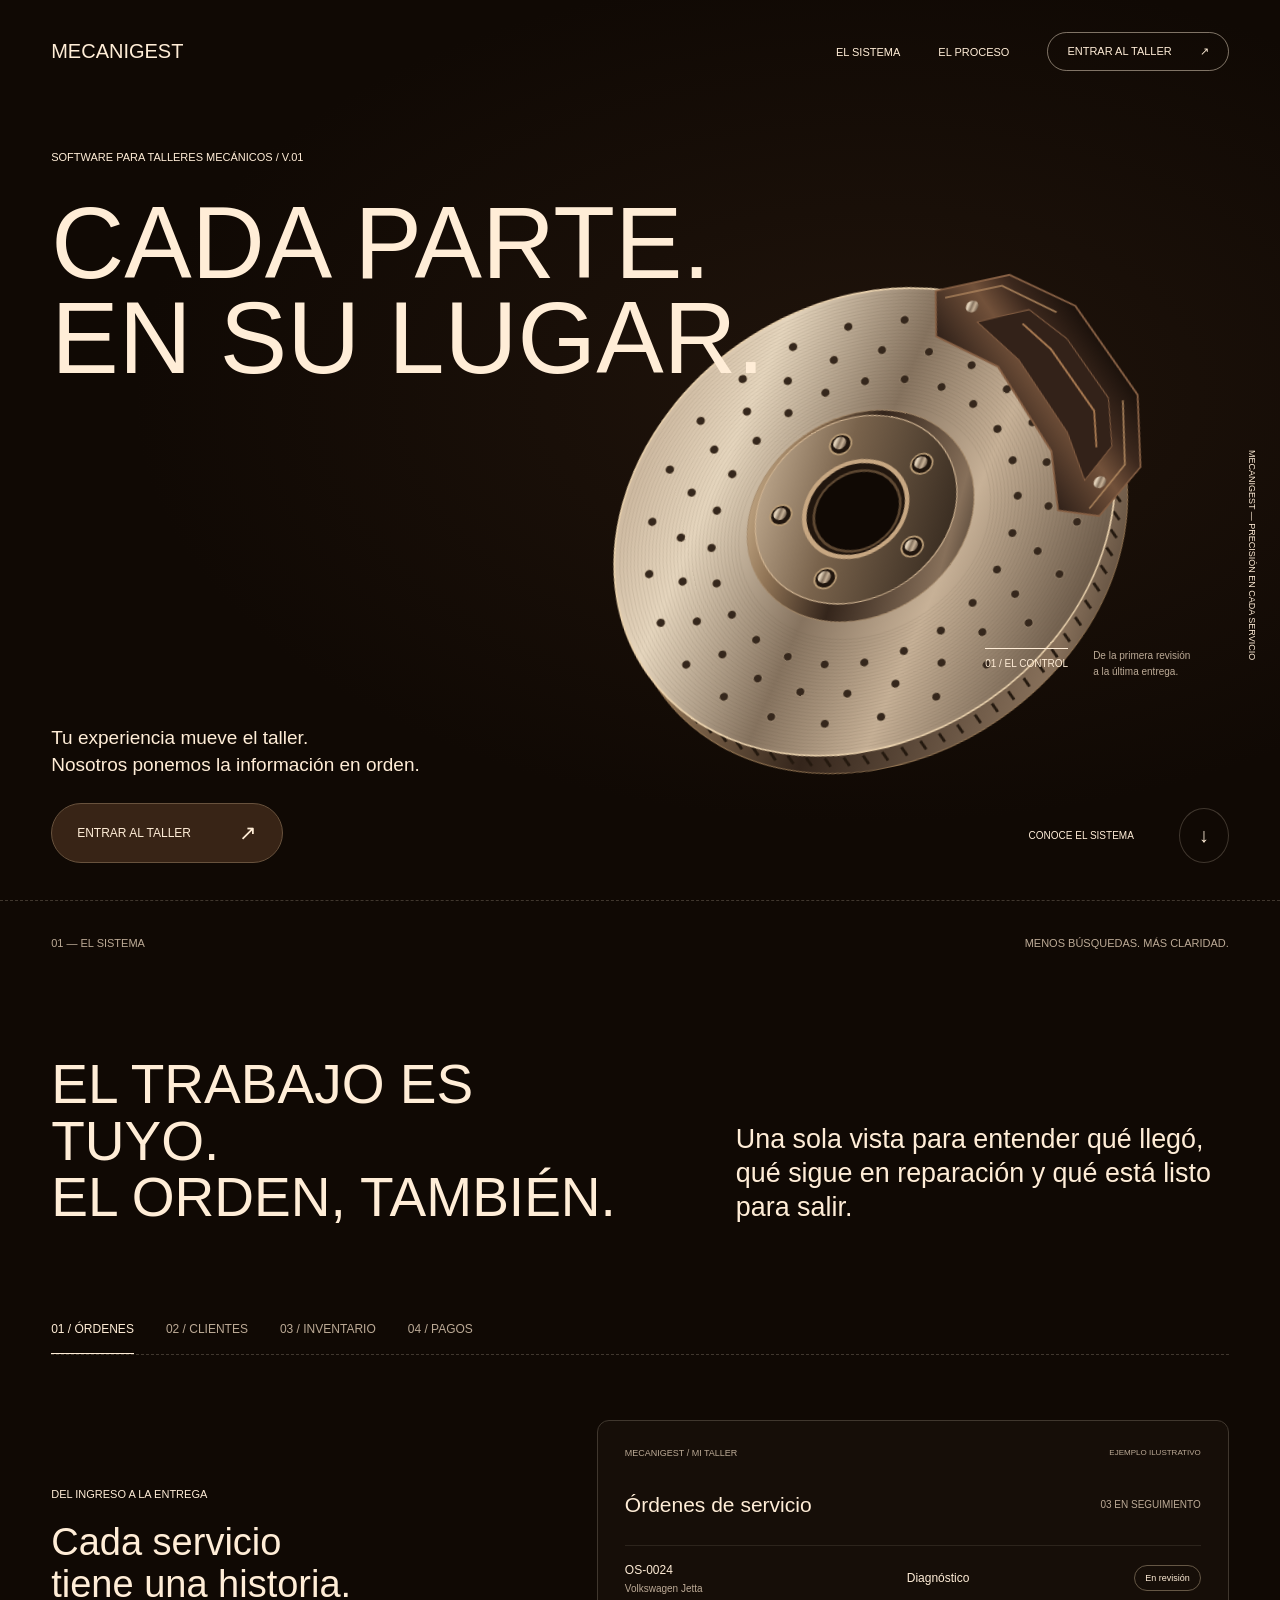
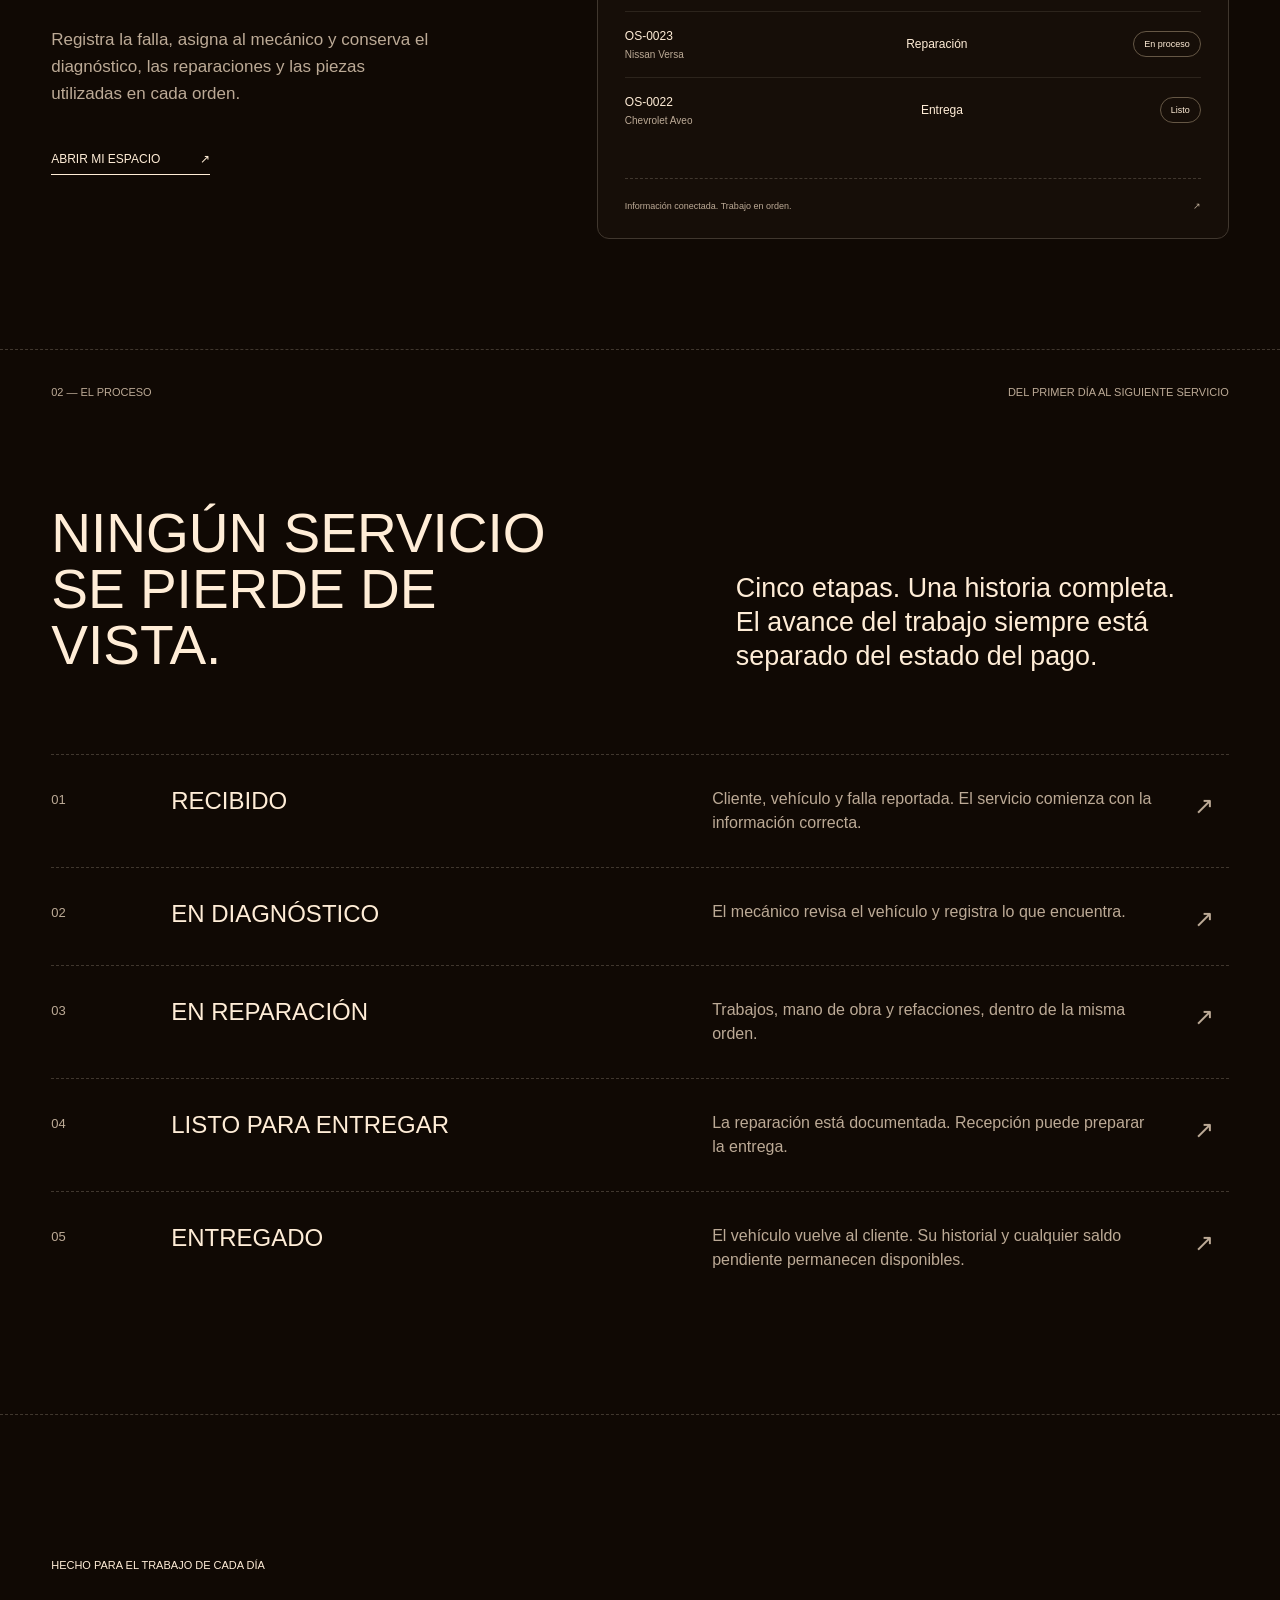
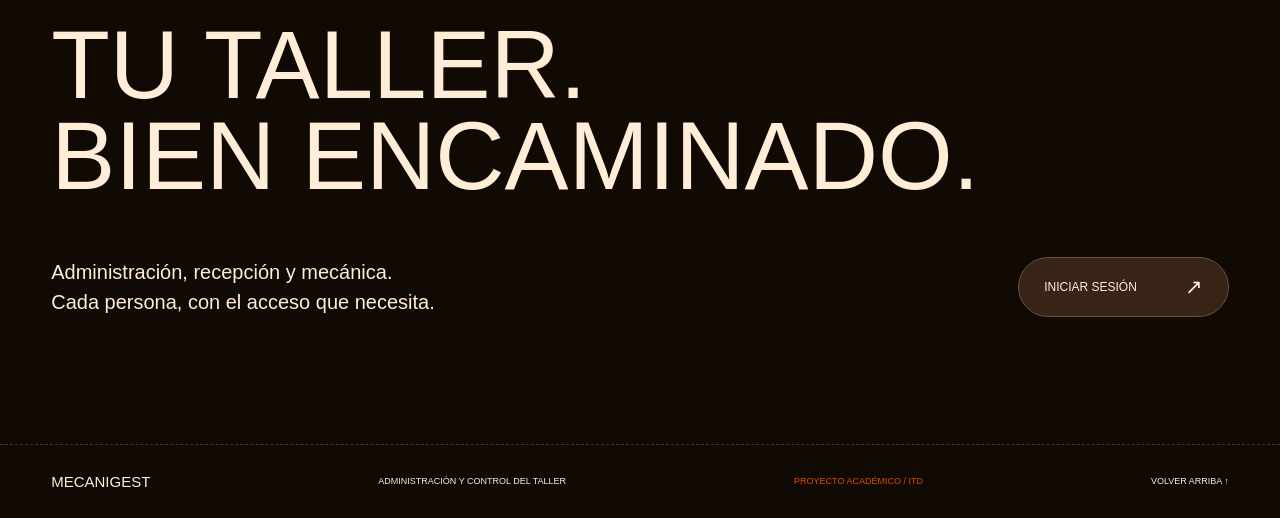
<file: public/index.html>
<!doctype html>
<html lang="es">
<head>
  <meta charset="utf-8">
  <meta name="viewport" content="width=device-width, initial-scale=1">
  <meta http-equiv="Content-Security-Policy" content="default-src 'self'; script-src 'self'; style-src 'self'; img-src 'self' data:; connect-src 'self'; object-src 'none'; base-uri 'self'; form-action 'self'">
  <meta name="description" content="MecaniGest. Administración de clientes, vehículos y servicios de tu taller.">
  <title>MecaniGest — Cada parte en su lugar</title>
  <link rel="icon" type="image/svg+xml" href="assets/favicon.svg">
  <meta name="theme-color" content="#100904">
  <link rel="stylesheet" href="assets/editorial.css">
  <script src="assets/editorial.js" defer></script>
</head>
<body>
  <a class="skip-link" href="#inicio">Ir al contenido</a>
  <header class="site-header"><a class="wordmark" href="#inicio">MECANIGEST</a><nav aria-label="Navegación principal"><a href="#sistema">El sistema</a><a href="#proceso">El proceso</a><a class="nav-access" href="taller.html">Entrar al taller <span aria-hidden="true">↗</span></a></nav></header>
  <main>
    <section class="hero" id="inicio" aria-labelledby="hero-title">
      <div class="hero-heading"><p class="eyebrow">Software para talleres mecánicos / V.01</p><h1 id="hero-title">CADA PARTE.<br>EN SU LUGAR.</h1></div>
      <div class="hero-art"><img src="assets/rotor.svg" alt="Disco de freno metálico ilustrado con iluminación cálida" width="900" height="780" fetchpriority="high"></div>
      <div class="vertical-label" aria-hidden="true">MECANIGEST — PRECISIÓN EN CADA SERVICIO</div>
      <div class="object-label"><span>01 / EL CONTROL</span><span>De la primera revisión<br>a la última entrega.</span></div>
      <div class="hero-bottom"><div class="hero-intro"><p>Tu experiencia mueve el taller.<br>Nosotros ponemos la información en orden.</p><a class="pill filled" href="taller.html">Entrar al taller <span aria-hidden="true">↗</span></a></div><a class="scroll-link" href="#sistema"><span>CONOCE EL SISTEMA</span><span aria-hidden="true">↓</span></a></div>
    </section>
    <section class="system-section" id="sistema" aria-labelledby="system-title">
      <div class="section-kicker"><span>01 — EL SISTEMA</span><span>MENOS BÚSQUEDAS. MÁS CLARIDAD.</span></div>
      <div class="section-intro"><h2 id="system-title">EL TRABAJO ES TUYO.<br>EL ORDEN, TAMBIÉN.</h2><p>Una sola vista para entender qué llegó, qué sigue en reparación y qué está listo para salir.</p></div>
      <div class="module-tabs" role="tablist" aria-label="Funciones del sistema"><button type="button" id="tab-ordenes" role="tab" aria-selected="true" aria-controls="module-panel" data-module="ordenes">01 / Órdenes</button><button type="button" id="tab-clientes" role="tab" aria-selected="false" aria-controls="module-panel" tabindex="-1" data-module="clientes">02 / Clientes</button><button type="button" id="tab-inventario" role="tab" aria-selected="false" aria-controls="module-panel" tabindex="-1" data-module="inventario">03 / Inventario</button><button type="button" id="tab-pagos" role="tab" aria-selected="false" aria-controls="module-panel" tabindex="-1" data-module="pagos">04 / Pagos</button></div>
      <div class="module-layout" id="module-panel" role="tabpanel" tabindex="0" aria-labelledby="tab-ordenes"><div class="module-copy"><span class="eyebrow" id="module-caption">DEL INGRESO A LA ENTREGA</span><h3 id="module-title">Cada servicio<br>tiene una historia.</h3><p id="module-description">Registra la falla, asigna al mecánico y conserva el diagnóstico, las reparaciones y las piezas utilizadas en cada orden.</p><a class="text-link" href="taller.html">Abrir mi espacio <span aria-hidden="true">↗</span></a></div><div class="system-preview"><div class="preview-top"><span>MECANIGEST / MI TALLER</span><span class="example-label">EJEMPLO ILUSTRATIVO</span></div><div id="preview-content" aria-live="polite"></div><div class="preview-bottom"><span>Información conectada. Trabajo en orden.</span><span aria-hidden="true">↗</span></div></div></div>
    </section>
    <section class="process-section" id="proceso" aria-labelledby="process-title"><div class="section-kicker"><span>02 — EL PROCESO</span><span>DEL PRIMER DÍA AL SIGUIENTE SERVICIO</span></div><div class="section-intro"><h2 id="process-title">NINGÚN SERVICIO<br>SE PIERDE DE VISTA.</h2><p>Cinco etapas. Una historia completa.<br>El avance del trabajo siempre está separado del estado del pago.</p></div><ol class="process-list"><li><span>01</span><div><h3>Recibido</h3><p>Cliente, vehículo y falla reportada. El servicio comienza con la información correcta.</p></div><span aria-hidden="true">↗</span></li><li><span>02</span><div><h3>En diagnóstico</h3><p>El mecánico revisa el vehículo y registra lo que encuentra.</p></div><span aria-hidden="true">↗</span></li><li><span>03</span><div><h3>En reparación</h3><p>Trabajos, mano de obra y refacciones, dentro de la misma orden.</p></div><span aria-hidden="true">↗</span></li><li><span>04</span><div><h3>Listo para entregar</h3><p>La reparación está documentada. Recepción puede preparar la entrega.</p></div><span aria-hidden="true">↗</span></li><li><span>05</span><div><h3>Entregado</h3><p>El vehículo vuelve al cliente. Su historial y cualquier saldo pendiente permanecen disponibles.</p></div><span aria-hidden="true">↗</span></li></ol></section>
    <section class="closing" aria-labelledby="closing-title"><p class="eyebrow">HECHO PARA EL TRABAJO DE CADA DÍA</p><h2 id="closing-title">TU TALLER.<br>BIEN ENCAMINADO.</h2><div class="closing-bottom"><p>Administración, recepción y mecánica.<br>Cada persona, con el acceso que necesita.</p><a class="pill filled" href="taller.html">Iniciar sesión <span aria-hidden="true">↗</span></a></div></section>
  </main>
  <footer class="site-footer"><a class="wordmark" href="#inicio">MECANIGEST</a><span>ADMINISTRACIÓN Y CONTROL DEL TALLER</span><span class="credit">PROYECTO ACADÉMICO / ITD</span><a href="#inicio">VOLVER ARRIBA ↑</a></footer>
</body>
</html>
</file>
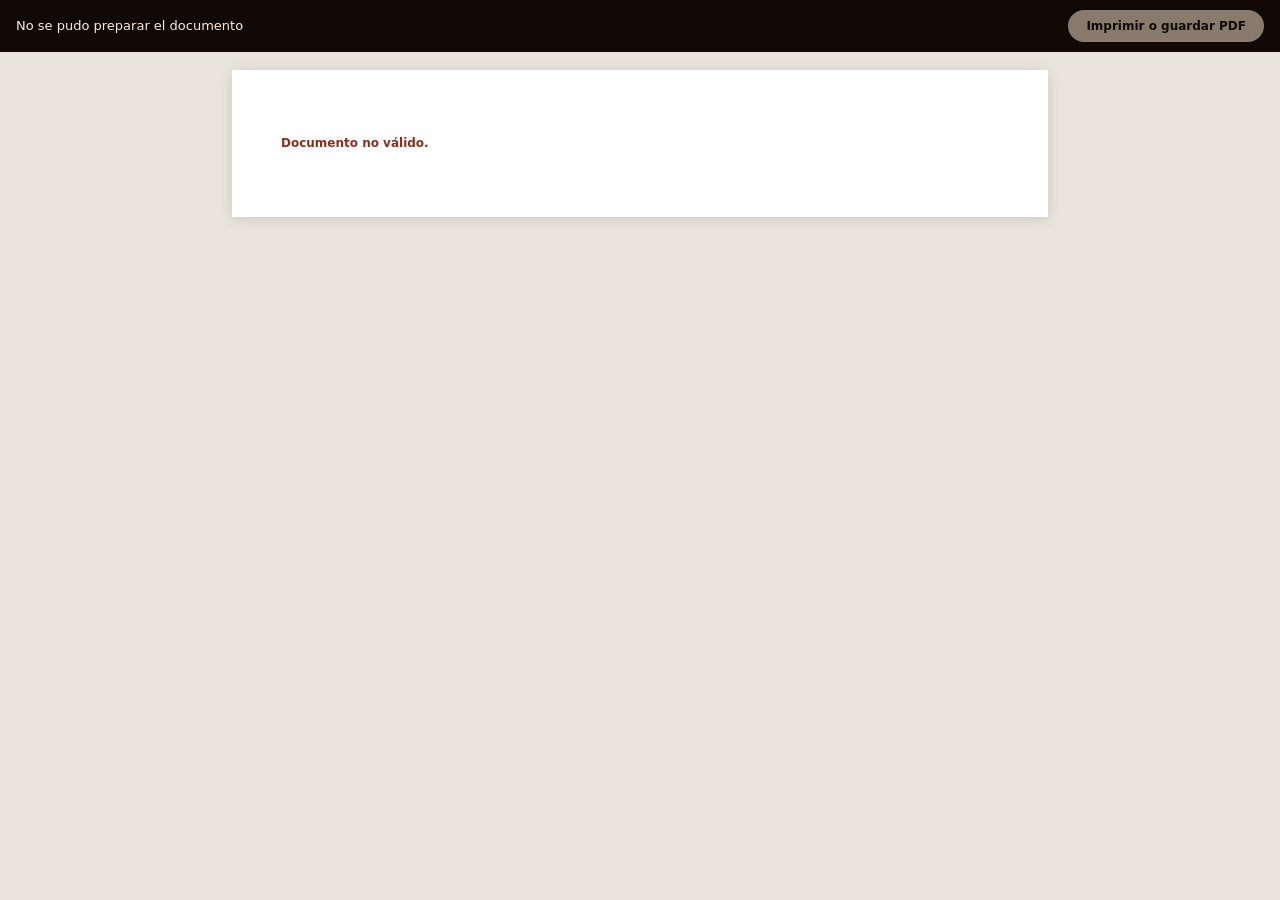
<file: public/imprimir.html>
<!doctype html>
<html lang="es">
<head>
  <meta charset="utf-8">
  <meta name="viewport" content="width=device-width, initial-scale=1">
  <meta http-equiv="Content-Security-Policy" content="default-src 'self'; script-src 'self'; style-src 'self'; img-src 'self' data:; connect-src 'self'; object-src 'none'; base-uri 'self'; form-action 'self'">
  <title>MecaniGest · Impresión</title>
  <link rel="icon" type="image/svg+xml" href="assets/favicon.svg">
  <link rel="stylesheet" href="assets/imprimir.css">
  <script src="assets/imprimir.js" defer></script>
</head>
<body>
  <div class="barra-impresion">
    <span id="estado-impresion">Preparando documento…</span>
    <button type="button" id="imprimir">Imprimir o guardar PDF</button>
  </div>
  <main id="documento" class="documento"></main>
</body>
</html>
</file>
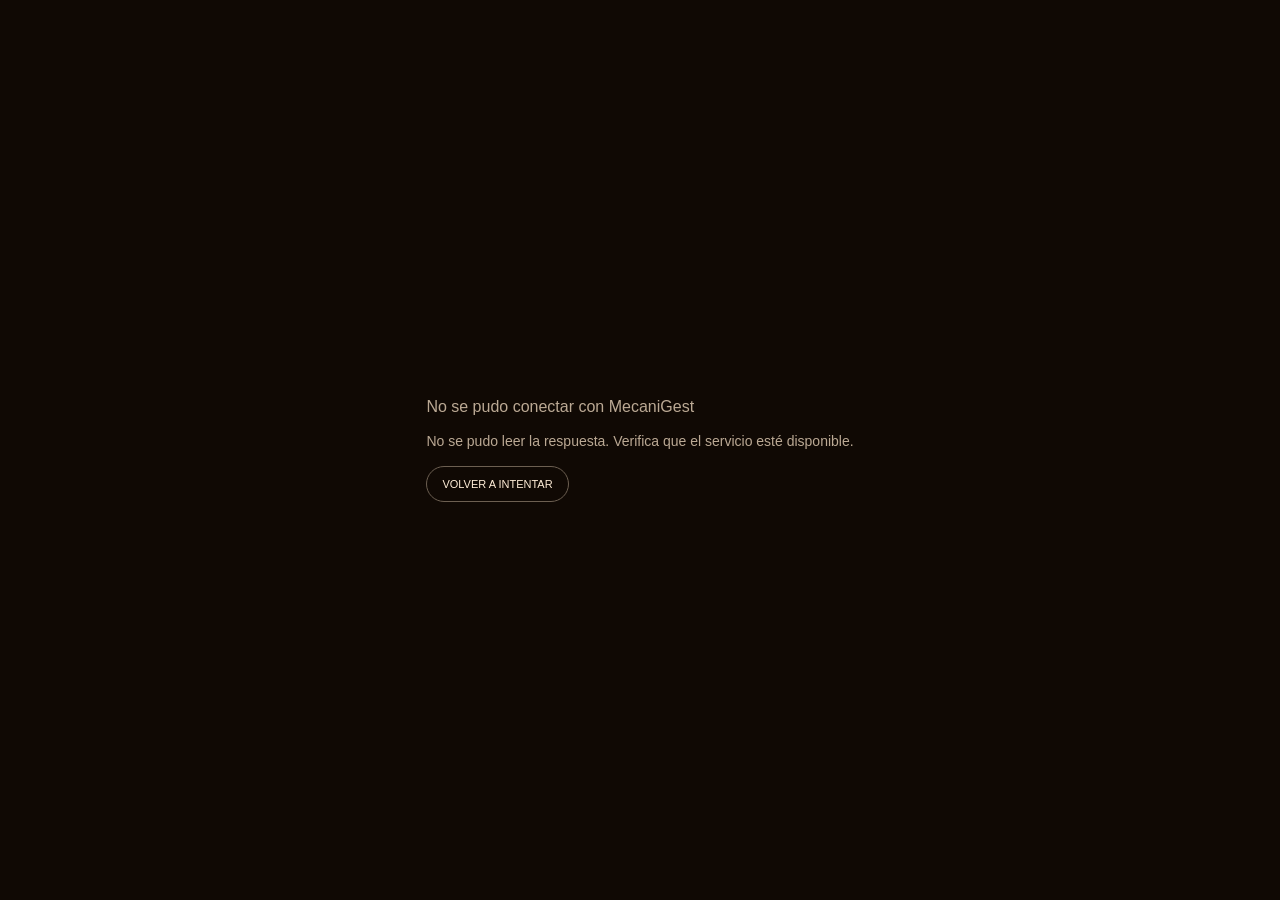
<file: public/taller.html>
<!doctype html>
<html lang="es">
<head>
  <meta charset="utf-8">
  <meta name="viewport" content="width=device-width, initial-scale=1">
  <meta http-equiv="Content-Security-Policy" content="default-src 'self'; script-src 'self'; style-src 'self'; img-src 'self' data: blob:; connect-src 'self'; object-src 'none'; base-uri 'self'; form-action 'self'">
  <meta name="description" content="MecaniGest. Administración de clientes, vehículos y servicios de tu taller.">
  <title>MecaniGest · Administración del taller</title>
  <link rel="icon" type="image/svg+xml" href="assets/favicon.svg">
  <link rel="stylesheet" href="assets/app.css">
  <link rel="stylesheet" href="assets/taller-dark.css">
  <script src="assets/app.js" defer></script>
</head>
<body>
  <div id="aplicacion"><div class="inicio-carga">Cargando MecaniGest…</div></div>
  <dialog id="modal" aria-labelledby="modal-titulo"></dialog>
  <div id="notificacion" role="status" aria-live="polite"></div>
</body>
</html>
</file>
<file: public/assets/editorial.css>
:root{color-scheme:dark;--cream:#ffedd7;--canvas:#100904;--surface:#382416;--line:#40372e;--muted:#bcaa96;--ember:#dc5000;font-family:Inter,'Segoe UI',Arial,sans-serif;color:var(--cream);background:var(--canvas);font-synthesis:none}*{box-sizing:border-box}html{scroll-behavior:smooth;scroll-padding-top:100px}body{margin:0}a{color:inherit;text-decoration:none}button{font:inherit;cursor:pointer}a:focus-visible,button:focus-visible,[tabindex]:focus-visible{outline:2px solid var(--cream);outline-offset:6px}::selection{background:var(--cream);color:var(--canvas)}.skip-link{position:fixed;top:-70px;left:20px;background:var(--cream);color:var(--canvas);padding:14px;z-index:100}.skip-link:focus{top:20px}.site-header{position:absolute;top:0;left:0;width:100%;z-index:5;display:flex;justify-content:space-between;align-items:center;padding:32px 4vw}.wordmark{font-size:20px;font-weight:500;display:inline-flex;gap:4px;align-items:flex-start}.wordmark span{font-size:9px;margin-top:2px}.site-header nav{display:flex;gap:38px;align-items:center}.site-header nav a{font-size:11px;text-transform:uppercase;font-weight:500}.site-header nav a:hover{text-decoration:underline;text-underline-offset:7px}.nav-access{border:1px solid #ffedd777;border-radius:36px;padding:12px 19px}.nav-access span{margin-left:25px}.hero{min-height:820px;height:100svh;max-height:1200px;position:relative;isolation:isolate;overflow:hidden;padding:150px 4vw 32px;background:radial-gradient(ellipse at 68% 44%,#38241666,transparent 60%),#100904}.hero-heading{position:relative;z-index:2;pointer-events:none}.eyebrow,.section-kicker{font-size:11px;font-weight:500;text-transform:uppercase;line-height:1.4}.hero .eyebrow{margin:0 0 30px}.hero h1{font-size:clamp(64px,7.9vw,128px);font-weight:500;line-height:.94;margin:0;letter-spacing:0;max-width:1000px}.hero-art{position:absolute;width:67vw;max-width:1100px;right:-1vw;top:170px;z-index:-1}.hero-art img{display:block;width:100%;height:auto;transform:rotate(-12deg);animation:arrive 1.2s ease-out both}.vertical-label{position:absolute;right:23px;top:50%;writing-mode:vertical-rl;font-size:9px}.object-label{position:absolute;right:7%;bottom:220px;display:flex;gap:25px;font-size:10px;line-height:1.6}.object-label span:first-child{border-top:1px solid var(--cream);padding-top:7px}.object-label span:last-child{color:var(--muted)}.hero-bottom{position:absolute;bottom:37px;left:4vw;right:4vw;display:flex;justify-content:space-between;align-items:end}.hero-intro p{font-size:19px;line-height:1.45;margin:0 0 24px;max-width:420px}.pill{display:inline-flex;align-items:center;gap:48px;padding:17px 25px;border-radius:36px;font-size:12px;font-weight:500;text-transform:uppercase;transition:background .2s,transform .2s}.filled{background:var(--surface);border:1px solid #68523d}.filled:hover{background:#4c3322;transform:translateY(-2px)}.pill span{font-size:21px}.scroll-link{display:flex;align-items:center;gap:45px;font-size:10px}.scroll-link>span:last-child{border:1px solid var(--line);border-radius:50%;padding:15px 19px;font-size:20px}.system-section,.process-section{padding:35px 4vw 110px;border-top:1px dashed var(--line);min-height:100svh}.section-kicker{display:flex;justify-content:space-between;color:var(--muted);gap:20px}.section-intro{display:grid;grid-template-columns:1.15fr 1fr;gap:10%;align-items:end;margin:105px 0 80px}h2{font-size:clamp(35px,4.3vw,68px);line-height:1.02;font-weight:500;margin:0;letter-spacing:0}.section-intro>p{font-size:clamp(20px,2.1vw,29px);line-height:1.26;margin:0;max-width:550px}.module-tabs{display:flex;border-bottom:1px dashed var(--line);gap:32px;overflow-x:auto}.module-tabs button{background:none;border:0;border-bottom:1px solid transparent;padding:17px 0;color:var(--muted);font-size:12px;font-weight:500;text-transform:uppercase;white-space:nowrap}.module-tabs button[aria-selected=true]{color:var(--cream);border-color:var(--cream)}.module-layout{display:grid;grid-template-columns:1fr 1.4fr;gap:8%;padding-top:65px;align-items:center}.module-copy h3{font-size:38px;font-weight:400;line-height:1.1;margin:20px 0}.module-copy p{font-size:17px;line-height:1.6;color:var(--muted);max-width:380px}.text-link{display:inline-flex;gap:40px;margin-top:28px;font-size:12px;text-transform:uppercase;border-bottom:1px solid var(--cream);padding-bottom:8px}.system-preview{border:1px solid var(--line);border-radius:12px;padding:27px;background:#160e08;min-width:0}.preview-top,.preview-bottom{display:flex;justify-content:space-between;gap:15px;font-size:9px;color:var(--muted);align-items:center}.example-label{font-size:8px}.preview-bottom{padding-top:22px;border-top:1px dashed var(--line)}#preview-content{min-height:275px;padding:35px 0}.preview-title{display:flex;justify-content:space-between;align-items:center;margin-bottom:28px;font-size:21px}.preview-title span{font-size:10px;color:var(--muted)}.preview-row{display:grid;grid-template-columns:1.25fr 1fr auto;gap:10px;padding:17px 0;border-top:1px solid #40372e88;align-items:center;font-size:12px}.preview-row small{display:block;color:var(--muted);font-size:10px;margin-top:6px}.status{font-size:9px;border:1px solid #655745;border-radius:36px;padding:7px 10px;white-space:nowrap}.process-list{list-style:none;margin:0;padding:0}.process-list li{display:grid;grid-template-columns:90px 1fr 35px;gap:30px;align-items:start;border-top:1px dashed var(--line);padding:32px 0}.process-list li>span{font-size:13px;color:var(--muted);padding-top:5px}.process-list li>span:last-child{font-size:24px}.process-list li>div{display:grid;grid-template-columns:1fr 1fr;gap:9%}.process-list h3{font-size:24px;font-weight:500;text-transform:uppercase;margin:0}.process-list p{font-size:16px;color:var(--muted);line-height:1.5;margin:0;max-width:440px}.closing{border-top:1px dashed var(--line);padding:90px 4vw 85px;min-height:70svh;display:flex;flex-direction:column;justify-content:center}.closing h2{font-size:clamp(46px,7.5vw,112px);line-height:.95;margin:35px 0 55px}.closing-bottom{display:flex;justify-content:space-between;align-items:center;gap:35px}.closing-bottom p{font-size:20px;line-height:1.5;margin:0}.site-footer{padding:28px 4vw;border-top:1px dashed var(--line);display:flex;align-items:center;justify-content:space-between;gap:25px;font-size:9px}.site-footer .wordmark{font-size:15px}.credit{color:var(--ember)}@keyframes arrive{from{opacity:0;transform:translateY(35px) rotate(-6deg)}to{opacity:1;transform:translateY(0) rotate(-12deg)}}@media(min-width:1500px){.hero-art{top:140px;width:68vw;right:2vw}}@media(max-width:950px){.hero{min-height:800px;padding-top:145px}.hero-art{width:88vw;right:-14vw;top:205px}.hero h1{font-size:9vw}.hero-intro p{font-size:17px}.object-label{bottom:220px}.section-intro{gap:40px;margin:75px 0 55px}.module-layout{gap:35px}.module-copy h3{font-size:30px}.system-preview{padding:20px}.preview-row{grid-template-columns:1fr auto}.preview-row>span:nth-child(2){display:none}.process-list li>div{gap:30px}.site-footer{flex-wrap:wrap}}@media(max-width:600px){html{scroll-padding-top:20px}.site-header{padding:25px 6vw}.wordmark{font-size:17px}.site-header nav{gap:0}.site-header nav>a:not(.nav-access){display:none}.nav-access{font-size:9px!important;padding:10px 13px}.nav-access span{margin-left:12px}.hero{padding:130px 6vw 25px;min-height:820px;height:100svh;max-height:1000px}.hero .eyebrow{font-size:9px;margin-bottom:23px}.hero h1{font-size:12.4vw;line-height:1}.hero-art{width:130vw;top:235px;right:-28vw}.vertical-label{right:10px;top:43%;font-size:7px}.object-label{display:none}.hero-bottom{left:6vw;right:6vw;bottom:28px;align-items:end}.hero-intro p{font-size:15px;max-width:270px}.pill{padding:13px 19px;gap:34px;font-size:10px}.scroll-link{gap:0}.scroll-link>span:first-child{display:none}.scroll-link>span:last-child{padding:11px 15px}.system-section,.process-section{padding:28px 6vw 70px}.section-kicker{font-size:9px}.section-kicker>span:last-child{max-width:140px;text-align:right}.section-intro{grid-template-columns:1fr;gap:30px;margin:60px 0 40px}.section-intro h2{font-size:36px}.section-intro>p{font-size:23px}.module-tabs{gap:25px}.module-tabs button{font-size:10px}.module-layout{grid-template-columns:1fr;padding-top:35px;gap:35px}.module-copy h3{font-size:32px}.module-copy p{font-size:16px}.system-preview{padding:18px}#preview-content{min-height:250px}.process-list li{grid-template-columns:25px 1fr 18px;gap:18px;padding:25px 0}.process-list li>div{grid-template-columns:1fr;gap:13px}.process-list h3{font-size:20px}.process-list p{font-size:15px}.closing{padding:65px 6vw}.closing h2{font-size:12vw;margin:30px 0 40px}.closing-bottom{align-items:start;flex-direction:column;gap:25px}.closing-bottom p{font-size:17px}.site-footer{padding:25px 6vw;gap:25px;font-size:8px}.site-footer>span:nth-child(2){display:none}}@media(prefers-reduced-motion:reduce){html{scroll-behavior:auto}*,*::before,*::after{animation:none!important;transition:none!important}}
.preview-title{flex-wrap:wrap;gap:12px}@media(max-width:600px){.preview-title{font-size:18px}.preview-title span{font-size:9px}}
</file>
<file: public/assets/imprimir.css>
/* Documentos imprimibles de MecaniGest: tamaño carta, tinta oscura sobre blanco. */
@page { size: letter; margin: 14mm 13mm; }
* { box-sizing: border-box; }
body { margin: 0; background: #e9e4dc; color: #1f1a15; font: 12px/1.45 system-ui, -apple-system, "Segoe UI", Roboto, sans-serif; }
.barra-impresion { position: sticky; top: 0; display: flex; justify-content: space-between; align-items: center; gap: 12px; padding: 10px 16px; background: #100904; color: #ffedd7; font-size: 13px; z-index: 1; }
.barra-impresion button { background: #ffedd7; color: #100904; border: 0; border-radius: 30px; padding: 9px 18px; font: 600 12px system-ui, sans-serif; cursor: pointer; }
.barra-impresion button:disabled { opacity: .5; cursor: default; }
.documento { max-width: 216mm; margin: 18px auto; background: #fff; padding: 14mm 13mm; box-shadow: 0 2px 14px rgba(0, 0, 0, .12); }
.encabezado { display: flex; justify-content: space-between; gap: 20px; border-bottom: 2px solid #1f1a15; padding-bottom: 10px; margin-bottom: 14px; }
.encabezado h1 { margin: 0 0 4px; font-size: 20px; letter-spacing: .02em; }
.encabezado p { margin: 0; color: #5c5148; font-size: 11px; }
.folio { text-align: right; display: flex; flex-direction: column; gap: 2px; }
.folio span { text-transform: uppercase; font-size: 11px; letter-spacing: .08em; color: #5c5148; }
.folio strong { font-size: 22px; }
.folio small { color: #5c5148; font-size: 10px; }
.aviso { border: 2px solid #8b2f1c; color: #8b2f1c; padding: 8px 10px; font-weight: 700; margin-bottom: 12px; text-align: center; }
.bloque { margin-bottom: 12px; break-inside: avoid; }
.bloque h2 { font-size: 10px; text-transform: uppercase; letter-spacing: .09em; color: #5c5148; margin: 0 0 5px; border-bottom: 1px solid #d9d1c7; padding-bottom: 3px; }
.rejilla { display: grid; grid-template-columns: repeat(3, 1fr); gap: 14px; }
.rejilla.dos { grid-template-columns: 1fr 1fr; }
.columna div { display: flex; justify-content: space-between; gap: 8px; padding: 2px 0; }
.columna span { color: #5c5148; }
.columna strong { text-align: right; font-weight: 600; overflow-wrap: anywhere; }
.multilinea { white-space: pre-wrap; margin: 0; }
.grande { font-size: 18px; font-weight: 700; margin: 2px 0; }
.tenue { color: #8a7f74; font-style: italic; }
.combustible { display: flex; gap: 6px; }
.combustible span { flex: 1; text-align: center; border: 1px solid #b9ada0; border-radius: 4px; padding: 5px 0; font-size: 11px; }
.combustible .marcado { background: #1f1a15; color: #fff; border-color: #1f1a15; font-weight: 700; }
table { width: 100%; border-collapse: collapse; font-size: 11px; }
th { text-align: left; font-size: 10px; text-transform: uppercase; letter-spacing: .05em; color: #5c5148; border-bottom: 1px solid #1f1a15; padding: 5px 4px; }
td { border-bottom: 1px solid #e4ddd4; padding: 5px 4px; vertical-align: top; }
.num { text-align: right; white-space: nowrap; }
.totales { margin: 8px 0 0 auto; width: 55%; }
.totales div { display: flex; justify-content: space-between; padding: 3px 4px; }
.totales .total { border-top: 1px solid #1f1a15; font-size: 13px; font-weight: 700; }
.fotos { display: grid; grid-template-columns: repeat(4, 1fr); gap: 8px; }
.fotos figure { margin: 0; break-inside: avoid; }
.fotos img { width: 100%; aspect-ratio: 4 / 3; object-fit: cover; border: 1px solid #d9d1c7; display: block; }
.fotos figcaption { font-size: 9px; color: #5c5148; margin-top: 2px; }
.leyenda { font-size: 10px; color: #5c5148; margin: 14px 0 0; }
.linea-monto { display: inline-block; width: 45mm; border-bottom: 1px solid #1f1a15; }
.firmas { display: grid; grid-template-columns: 1fr 1fr; gap: 30mm; margin-top: 26mm; break-inside: avoid; }
.firmas div { text-align: center; font-size: 11px; }
.firmas span { display: block; border-top: 1px solid #1f1a15; margin-bottom: 4px; }
.firmas small { display: block; color: #5c5148; }
.error { color: #8b2f1c; font-weight: 600; }
@media (max-width: 640px) {
  .documento { margin: 0; padding: 16px; box-shadow: none; }
  .rejilla, .rejilla.dos { grid-template-columns: 1fr; }
  .fotos { grid-template-columns: repeat(2, 1fr); }
  .totales { width: 100%; }
  .firmas { gap: 12mm; }
}
@media print {
  body { background: #fff; }
  .barra-impresion { display: none; }
  .documento { margin: 0; padding: 0; box-shadow: none; max-width: none; }
}
</file>
<file: public/assets/app.css>
@font-face{font-family:Sistema;src:local('Segoe UI')}*{box-sizing:border-box}body{margin:0;background:#f5f6f8;color:#222936;font-family:Sistema,'Segoe UI',Arial,sans-serif;font-size:14px}button,input,select,textarea{font:inherit}button,a,input,select,textarea{outline-offset:4px}button{cursor:pointer}button:disabled{opacity:.55;cursor:wait}a{color:inherit}svg{width:20px;height:20px;vertical-align:middle;flex-shrink:0}.inicio-carga{display:grid;min-height:100vh;place-items:center;color:#697386}.sidebar{position:fixed;inset:0 auto 0 0;width:238px;background:#18222e;color:#a8b3c2;padding:30px 17px 18px;display:flex;flex-direction:column;z-index:10}.marca{display:flex;align-items:center;gap:11px;color:#fff;font-size:23px;font-weight:750;letter-spacing:-.8px;padding:0 12px 33px}.marca img{width:37px;height:37px}.marca em{font-style:normal;color:#ed8658}.etiqueta-menu{font-size:10px;font-weight:650;letter-spacing:1.8px;padding:20px 15px 10px;color:#8c9aac}.nav{display:grid;gap:5px}.nav button{border:0;background:none;color:inherit;display:flex;align-items:center;gap:13px;padding:13px 15px;border-radius:8px;text-align:left;font-weight:550}.nav button:hover{background:#25313e;color:#fff}.nav button.seleccion{background:#ea7138;color:#fff;box-shadow:0 4px 10px #0002}.nav .numero{margin-left:auto;background:#ffffff1a;border-radius:5px;padding:2px 7px;font-size:11px}.sidebar-pie{margin-top:auto;border-top:1px solid #ffffff12;padding:20px 8px 2px}.persona{display:flex;align-items:center;gap:10px}.avatar{display:grid;place-items:center;width:36px;height:36px;border-radius:10px;background:#fcece3;color:#b55124;font-weight:750}.persona strong{display:block;color:#eaf0f5;font-size:12px}.persona small{font-size:11px}.salir{padding:8px;border:0;background:none;color:#a8b3c2;margin-left:auto}.contenido{margin-left:238px}.topbar{height:79px;display:flex;align-items:center;justify-content:space-between;padding:0 35px;background:#fff;border-bottom:1px solid #e8ebee;gap:20px}.miga{display:flex;align-items:center;gap:10px;color:#8892a1;font-size:12px}.miga strong{color:#3d4758;font-weight:600}.fecha-top{font-size:12px;color:#717d8a;display:flex;align-items:center;gap:10px}.busqueda-global{display:flex;gap:9px;align-items:center;background:#f7f8fa;border:1px solid #e8ebef;border-radius:8px;padding:9px 12px;max-width:350px;width:35%;color:#8b95a3}.busqueda-global input{border:0;background:none;min-width:0;width:100%;font-size:12px;outline:none}.movil-menu{display:none}.main{max-width:1560px;margin:auto;padding:32px 35px 38px}.cabecera{display:flex;align-items:center;justify-content:space-between;gap:20px;margin-bottom:27px}.eyebrow{font-size:10px;letter-spacing:1.7px;font-weight:750;color:#8992a0;text-transform:uppercase;margin-bottom:9px}h1{margin:0 0 9px;font-size:29px;letter-spacing:-1px;font-weight:720}h2{font-size:16px;letter-spacing:-.3px;margin:0}h3{font-size:14px;margin:0 0 14px}p{line-height:1.6}.subtitulo{color:#7c8695;font-size:13px;margin:0}.boton{display:inline-flex;align-items:center;justify-content:center;gap:8px;border-radius:7px;padding:11px 15px;font-size:12px;font-weight:650;border:1px solid #e1e5eb;background:#fff;color:#435064;text-decoration:none;white-space:nowrap}.boton:hover{background:#f5f7fa}.boton.primario{background:#e96d32;border-color:#e96d32;color:#fff;box-shadow:0 3px 5px #d55f1d12}.boton.primario:hover{background:#d65e25}.boton.peligro{color:#b33535;border-color:#ecd0d0}.boton.chico{padding:7px 10px;font-size:11px}.boton.ligero{border:0;background:none;color:#b75127;padding:6px 0}.boton-icono{padding:6px 8px;background:#fff;border:1px solid #e3e7ed;border-radius:6px;color:#6c7888}.boton-icono svg{width:16px;height:16px}.acciones{display:flex;gap:7px;align-items:center;flex-wrap:wrap}.stats{display:grid;grid-template-columns:repeat(4,minmax(0,1fr));gap:17px;margin-bottom:25px}.stat{background:#fff;border:1px solid #e5e9ed;border-radius:10px;padding:20px 20px 17px;min-width:0;box-shadow:0 2px 3px #1c2c3902}.stat-encabezado{display:flex;justify-content:space-between;align-items:center;font-size:12px;color:#687587}.stat-icono{padding:7px;border-radius:8px;background:#fff2eb;color:#d36a3d}.stat-icono svg{width:17px;height:17px}.stat-numero{font-size:31px;font-weight:720;letter-spacing:-1px;margin:9px 0 7px;white-space:nowrap}.stat small{color:#8b95a2;font-size:11px}.stat small b{color:#789887;font-weight:600}.stat-finanzas .stat-numero{font-size:25px}.rejilla-dashboard{display:grid;grid-template-columns:minmax(0,1fr) 280px;gap:23px;align-items:start}.panel{background:#fff;border:1px solid #e5e9ee;border-radius:10px;overflow:hidden;margin-bottom:23px;box-shadow:0 2px 3px #1c2c3902}.panel-titulo{padding:21px 22px 17px;display:flex;align-items:center;justify-content:space-between;gap:12px}.panel-titulo small{display:block;font-size:11px;color:#8a94a2;margin-top:6px}.panel-cuerpo{padding:0 22px 22px}.tabla-scroll{overflow:auto;width:100%}table{width:100%;border-collapse:collapse;text-align:left;white-space:nowrap}th{font-size:10px;color:#8a94a3;background:#fafbfc;text-transform:uppercase;letter-spacing:.6px;padding:12px 20px;font-weight:650;border-block:1px solid #edf0f3}td{padding:17px 20px;border-bottom:1px solid #edf0f3;font-size:12px}tr:last-child td{border-bottom:0}tbody tr:hover{background:#fcfcfd}td strong{display:block;font-weight:650;color:#374355}td small{color:#929baa;display:block;font-size:10px;margin-top:5px}.folio{font-weight:700;color:#b6532b;border:0;background:none;padding:0;font-size:12px}.placa{font-family:Consolas,monospace;background:#f0f3f6;border:1px solid #e4e8ed;padding:3px 6px;border-radius:4px;font-size:10px;color:#59667a;display:inline-block}.badge{display:inline-flex;align-items:center;gap:5px;border-radius:5px;background:#f1f3f6;color:#687688;font-size:10px;font-weight:600;padding:5px 8px;white-space:nowrap}.badge::before{content:'';width:5px;height:5px;border-radius:50%;background:currentColor}.badge.s1{background:#fff4dc;color:#a77e29}.badge.s2{background:#eaf0fc;color:#5a79b9}.badge.s3{background:#e8f5ee;color:#418c69}.badge.s4{background:#eceef3;color:#727b8e}.badge.pago{background:#e8f5ee;color:#388061}.badge.deuda{background:#fff0e8;color:#bf7046}.badge.parcial{background:#fff5dd;color:#a78237}.fila-etapas{display:flex;justify-content:space-between;font-size:12px;margin:20px 0 9px;color:#6c798b}.fila-etapas b{color:#374354}.barra{width:100%;height:5px;display:block;border:0;border-radius:8px;overflow:hidden;background:#edf0f4}.barra::-webkit-progress-bar{background:#edf0f4}.barra::-webkit-progress-value{background:#e99a73;border-radius:8px}.barra::-moz-progress-bar{background:#e99a73}.resumen-inferior{border-top:1px solid #edf0f4;padding-top:16px;margin-top:24px;display:flex;align-items:center;gap:12px;font-size:11px;color:#85919e;line-height:1.6}.resumen-inferior svg{color:#7d9a87;width:25px;height:25px}.nota{font-size:11px;color:#8a95a4;line-height:1.65}.nota-franja{padding:12px 17px;border-radius:8px;background:#fff5e9;color:#986a40;font-size:11px;margin-bottom:22px;border:1px solid #f5e7d6;display:flex;gap:9px;align-items:center}.fila-aviso{padding:14px 0;border-bottom:1px solid #edf0f4;display:flex;justify-content:space-between;gap:10px;font-size:12px}.fila-aviso:last-child{border:0}.fila-aviso small{display:block;font-size:10px;color:#939daa;margin-top:5px}.panel-doble{display:grid;grid-template-columns:1fr 1fr;gap:23px}.vacio{padding:45px 20px;text-align:center;color:#8b95a4;font-size:13px}.vacio svg{display:block;margin:0 auto 15px;width:30px;height:30px;color:#bdc5d0}.toolbar{display:flex;gap:12px;flex-wrap:wrap;align-items:center;padding:17px 20px;border-bottom:1px solid #edf0f3}.toolbar input,.toolbar select{padding:10px 12px;border:1px solid #e2e7ed;border-radius:7px;background:#fff;min-width:0;font-size:12px;color:#536074}.toolbar input{flex:1;max-width:380px}.toolbar .contador{margin-left:auto;font-size:11px;color:#8e98a5}.paginacion{display:flex;align-items:center;justify-content:flex-end;gap:13px;padding:14px 20px;font-size:11px;color:#8591a0;border-top:1px solid #edf0f4}.detalle-grid{display:grid;grid-template-columns:minmax(0,1fr) 310px;gap:23px}.datos-orden{display:grid;grid-template-columns:repeat(3,1fr);gap:20px}.dato{font-size:13px}.dato span{display:block;color:#909baa;font-size:10px;text-transform:uppercase;letter-spacing:.6px;margin-bottom:7px}.dato strong{font-size:13px;font-weight:600}.texto-multilinea{white-space:pre-wrap;overflow-wrap:anywhere;color:#677486;font-size:13px;line-height:1.7}.pasos{display:flex;gap:7px;flex-wrap:wrap;padding:18px 22px;border-top:1px solid #edf0f3;background:#fcfcfd}.paso{font-size:10px;padding:7px;color:#929dac;border-radius:5px}.paso.actual{background:#fff0e5;color:#c36a3a;font-weight:700}.paso.hecho{color:#4d8a6c}.total-linea{display:flex;justify-content:space-between;margin:17px 0;font-size:12px;color:#778395}.total-linea strong{color:#3e4b5c}.total-linea.grande{border-top:1px solid #e7ebf0;padding-top:17px;font-size:16px;color:#303e51}.total-linea.saldo{background:#fff3ea;padding:14px;border-radius:7px;color:#b16840}.ancho{width:100%}.actividad{padding:12px 0 12px 15px;border-left:2px solid #eceff3;position:relative;font-size:11px;color:#677387;line-height:1.5}.actividad::before{content:'';position:absolute;left:-5px;top:16px;border-radius:50%;width:8px;height:8px;background:#c8d1dc}.actividad small{display:block;color:#a0a8b2;font-size:10px;margin-top:5px}.separador{height:1px;background:#eceff3;margin:20px 0}.pie-app{display:flex;justify-content:space-between;color:#a1a9b4;font-size:10px;margin-top:13px}.login{min-height:100vh;display:grid;grid-template-columns:46% 54%;background:#fff}.login-presentacion{background:#18222e;color:white;padding:55px 55px 35px;display:flex;flex-direction:column;justify-content:space-between;position:relative;overflow:hidden}.login-presentacion .marca{padding:0}.login-presentacion h1{font-size:43px;line-height:1.18;letter-spacing:-1.4px;margin-bottom:22px;max-width:400px}.login-presentacion h1 em{font-style:normal;color:#ee976d}.login-presentacion p{font-size:14px;line-height:1.85;color:#aebaca;max-width:360px}.login-ilustracion{display:flex;gap:12px;margin-top:40px}.login-ilustracion div{border:1px solid #3a4653;border-radius:10px;padding:22px 17px;color:#c3ccd7;font-size:11px;line-height:1.7}.login-ilustracion svg{display:block;color:#ee976d;margin-bottom:15px;width:24px;height:24px}.login-pie{font-size:11px;color:#7f8da0;margin-top:40px}.login-formulario{display:flex;justify-content:center;align-items:center;padding:35px}.login-caja{width:360px;max-width:100%}.login-caja h2{font-size:26px;margin:12px 0}.login-caja p{font-size:13px;color:#8793a2;margin-bottom:30px}.campo{display:flex;flex-direction:column;gap:7px;margin-bottom:17px;font-size:12px;color:#536175}.campo input,.campo select,.campo textarea{width:100%;border:1px solid #dfe5ec;border-radius:7px;padding:11px 12px;background:#fff;color:#334155;line-height:1.4;min-width:0}.campo textarea{resize:vertical;min-height:105px}.campo input:focus,.campo select:focus,.campo textarea:focus{border-color:#de9269;outline:3px solid #f8e5d9}.campo small{color:#929ca9;font-size:10px}.ayuda-login{border-top:1px solid #e8ecf1;padding-top:22px;margin-top:28px;color:#98a1ac;font-size:11px;line-height:1.7}.error-form{color:#b74b41;background:#fff0ee;border-radius:7px;padding:11px 13px;font-size:12px;margin-bottom:15px;line-height:1.6}.error-form:empty{display:none}dialog{border:0;border-radius:13px;padding:0;width:min(570px,calc(100vw - 32px));max-height:90vh;color:#344255;box-shadow:0 25px 90px #121e3855}dialog::backdrop{background:#12233570;backdrop-filter:blur(2px)}.modal-head{padding:23px 26px 19px;display:flex;justify-content:space-between;align-items:center;border-bottom:1px solid #edf0f4;gap:20px}.modal-head h2{font-size:18px}.modal-body{padding:23px 26px 4px;overflow:auto}.modal-pie{display:flex;justify-content:flex-end;gap:10px;padding:18px 26px;background:#fafbfc;border-top:1px solid #edf0f4}.form-grid{display:grid;grid-template-columns:1fr 1fr;gap:0 15px}.form-grid .completo{grid-column:1/-1}#notificacion{position:fixed;bottom:25px;left:50%;transform:translateX(-50%);z-index:100;background:#24372f;color:#fff;border-radius:9px;padding:14px 20px;box-shadow:0 4px 25px #0002;max-width:90vw;font-size:13px}#notificacion:empty{display:none}.detalle-lista{padding:0 22px 20px}.movimientos-modal{max-height:400px;overflow:auto}.mono{font-family:Consolas,monospace}.num{text-align:right}.resumen-fechas{display:flex;gap:13px;align-items:end;flex-wrap:wrap;margin-bottom:22px}.resumen-fechas .campo{margin:0}.resumen-fechas input{max-width:180px}.opaco{color:#8b96a4}.oculto{display:none!important}@media(min-width:1450px){.main{padding:38px 42px}.rejilla-dashboard{grid-template-columns:minmax(0,1fr) 310px}.stat-numero{font-size:35px}.stat-finanzas .stat-numero{font-size:29px}}@media(max-width:1180px){.sidebar{width:210px}.contenido{margin-left:210px}.main{padding:25px 22px}.topbar{padding:0 22px}.rejilla-dashboard{grid-template-columns:1fr}.dashboard-lateral{display:grid;grid-template-columns:1fr 1fr;gap:22px}.stats{gap:10px}.stat{padding:16px 13px}.stat-finanzas .stat-numero{font-size:23px}.detalle-grid{grid-template-columns:minmax(0,1fr) 285px}.fecha-top{display:none}}@media(max-width:850px){.sidebar{transform:translateX(-100%);transition:transform .2s;width:238px}.sidebar.abierta{transform:translateX(0);box-shadow:20px 0 50px #0003}.contenido{margin-left:0}.movil-menu{display:inline-flex}.topbar{height:66px;gap:12px}.miga{margin-right:auto}.busqueda-global{width:45%}.stats{grid-template-columns:repeat(2,1fr)}.detalle-grid{grid-template-columns:1fr}.panel-doble{grid-template-columns:1fr}.login{grid-template-columns:1fr}.login-presentacion{display:none}.login-formulario{min-height:100vh}.cabecera{align-items:flex-start}.cabecera h1{font-size:25px}.datos-orden{grid-template-columns:1fr 1fr}}@media(max-width:520px){.main{padding:23px 15px}.topbar{padding:0 15px}.miga>span{display:none}.busqueda-global{width:55%}.cabecera{flex-direction:column;gap:12px}.stats{gap:10px}.stat-numero{font-size:27px}.stat-finanzas .stat-numero{font-size:22px}.stat-encabezado{font-size:11px}.dashboard-lateral{display:block}.panel-titulo{padding:17px}.form-grid{display:block}.modal-body{padding:20px}.pie-app{gap:15px}.toolbar{padding:14px}.toolbar input{max-width:none;width:100%;flex-basis:100%}.contador{display:none}.datos-orden{gap:17px}.nota-franja{align-items:flex-start}}@media print{.sidebar,.topbar,.cabecera .acciones,.toolbar,.boton,.pie-app,.nota-franja{display:none!important}.contenido{margin:0}.main{padding:0}.panel{break-inside:avoid;box-shadow:none}.detalle-grid,.rejilla-dashboard{display:block}body{background:white}.stats{grid-template-columns:repeat(4,1fr)}}
/* Las columnas de cuadrícula no deben crecer al ancho de sus tablas; las tablas se desplazan dentro de .tabla-scroll */
.rejilla-dashboard>*,.panel-doble>*,.detalle-grid>*{min-width:0}
</file>
<file: public/assets/taller-dark.css>
/* Warm editorial theme. Business rules remain in app.js and the API. */
:root{color-scheme:dark;--cream:#ffedd7;--canvas:#100904;--surface:#382416;--line:#40372e;--muted:#bba994}
body{background:var(--canvas);color:var(--cream);font-family:Inter,'Segoe UI',Arial,sans-serif}
button,a,input,select,textarea{outline-color:var(--cream)}
.sidebar{background:#160e08;color:var(--muted);border-right:1px dashed var(--line)}
.marca{color:var(--cream);font-size:19px;font-weight:500;letter-spacing:0;text-transform:uppercase;gap:0}.marca img{display:none}.marca em{color:inherit}
.etiqueta-menu,.eyebrow{color:var(--muted);font-weight:500;letter-spacing:0}
.nav button{border-radius:36px;font-weight:500}.nav button:hover,.nav button.seleccion{background:var(--surface);color:var(--cream);box-shadow:none}.nav .numero{background:#ffedd711;border-radius:20px}
.sidebar-pie{border-color:var(--line)}.avatar{background:var(--surface);color:var(--cream);border-radius:50%;font-weight:500}.persona strong,.salir{color:var(--cream)}
.topbar{background:var(--canvas);border-bottom:1px dashed var(--line)}.miga,.fecha-top{color:var(--muted)}.miga strong{color:var(--cream);font-weight:500}.busqueda-global{background:transparent;border:0;border-bottom:1px solid var(--line);border-radius:0;color:var(--muted)}.busqueda-global input{color:var(--cream)}
h1,h2,h3{font-weight:500;letter-spacing:0}h1{font-size:32px;text-transform:uppercase}.subtitulo{color:var(--muted)}.main{padding-top:40px}.cabecera{margin-bottom:35px}
.boton{background:transparent;border-color:#6c5f51;color:var(--cream);border-radius:36px;font-weight:500;box-shadow:none;text-transform:uppercase;font-size:11px}.boton:hover,.boton-icono:hover{background:#2b1b10}.boton.primario,.boton.primario:hover{background:var(--surface);border-color:#725a43;box-shadow:none;color:var(--cream)}.boton.ligero,.folio{color:var(--cream);font-weight:500}.boton.peligro{color:#efb6a0;border-color:#8b6654}.boton-icono{background:transparent;color:var(--cream);border-color:var(--line);border-radius:50%}
.stat,.panel{background:#160e08;border-color:var(--line);border-radius:12px;box-shadow:none}.stat{padding:23px}.stat-numero{font-weight:400;letter-spacing:0;font-size:36px}.stat-finanzas .stat-numero{font-size:27px}.stat-encabezado,.stat small,.panel-titulo small{color:var(--muted)}.stat small b{color:var(--cream);font-weight:400}.stat-icono{background:transparent;color:var(--cream)}.panel-titulo h2{font-size:15px;text-transform:uppercase}.panel-cuerpo{color:var(--cream)}
th{background:#1d130c;color:var(--muted);font-weight:500;letter-spacing:0;border-color:var(--line)}td{border-color:var(--line);color:var(--cream)}td strong{color:var(--cream);font-weight:500}td small{color:var(--muted)}tbody tr:hover{background:#20160f}.placa{background:transparent;border-color:#77634d;color:var(--cream);border-radius:12px}.badge,.badge.s1,.badge.s2,.badge.s3,.badge.s4,.badge.pago,.badge.deuda,.badge.parcial{background:transparent;color:var(--cream);border:1px solid #6c5f51;border-radius:36px;font-weight:400}.badge.s3,.badge.pago{border-color:#8f9870}.badge.deuda,.badge.parcial{border-style:dashed}.badge.s4{color:var(--muted)}
.fila-etapas,.fila-etapas b{color:var(--cream)}.barra,.barra::-webkit-progress-bar{background:#33261a}.barra::-webkit-progress-value{background:#d7bea1}.barra::-moz-progress-bar{background:#d7bea1}.resumen-inferior{border-color:var(--line);color:var(--muted)}.resumen-inferior svg{color:var(--cream)}.nota,.opaco,.fila-aviso small{color:var(--muted)}.nota-franja{background:transparent;border:1px dashed var(--line);color:var(--muted);border-radius:12px}.fila-aviso{border-color:var(--line)}.vacio,.vacio svg{color:var(--muted)}
.toolbar,.paginacion{border-color:var(--line);color:var(--muted)}.toolbar input,.toolbar select{background:var(--canvas);border:0;border-bottom:1px solid #6c5f51;border-radius:0;color:var(--cream)}.toolbar .contador{color:var(--muted)}
.dato span,.texto-multilinea{color:var(--muted)}.pasos{background:transparent;border-color:var(--line)}.paso{color:var(--muted)}.paso.actual{background:var(--surface);color:var(--cream);border-radius:12px}.paso.hecho{color:var(--cream)}.total-linea,.total-linea strong,.total-linea.grande{color:var(--cream);border-color:var(--line)}.total-linea.saldo{background:var(--surface);color:var(--cream);border-radius:12px}.actividad{color:var(--cream);border-color:var(--line)}.actividad::before{background:#c6ad8f}.actividad small{color:var(--muted)}.separador{background:var(--line)}.pie-app{color:var(--muted)}
.login{background:var(--canvas);grid-template-columns:55% 45%}.login-presentacion{background:var(--canvas);color:var(--cream);border-right:1px dashed var(--line);padding:45px 6vw;min-height:100svh}.login-presentacion h1{font-size:clamp(36px,4.2vw,65px);line-height:1;text-transform:uppercase;letter-spacing:0;font-weight:500;max-width:560px}.login-presentacion h1 em{color:var(--cream)}.login-presentacion p{color:var(--muted);font-size:18px;line-height:1.5;max-width:430px}.login-ilustracion{gap:25px}.login-ilustracion div{border:0;border-top:1px dashed var(--line);border-radius:0;padding:20px 0;color:var(--muted)}.login-ilustracion svg{color:var(--cream)}.login-pie{color:var(--muted)}.login-formulario{padding:40px}.login-caja{width:360px}.login-caja h2{font-size:29px;line-height:1.15;font-weight:500;text-transform:uppercase}.login-caja p{color:var(--muted)}.campo{color:var(--cream)}.campo input,.campo select,.campo textarea{background:var(--canvas);color:var(--cream);border:0;border-bottom:1px solid #77634d;border-radius:0;padding:13px 2px}.campo input:focus,.campo select:focus,.campo textarea:focus{border-color:var(--cream);outline:1px solid var(--cream);outline-offset:5px}.campo small{color:var(--muted)}input::placeholder,textarea::placeholder{color:#aa9580;opacity:1}.ayuda-login{border-color:var(--line);color:var(--muted)}.error-form{background:#382419;color:#ffd5b8;border-radius:12px}.inicio-carga{color:var(--muted)}
dialog{background:#1b110b;color:var(--cream);border:1px solid #6c5f51;border-radius:12px;box-shadow:none}dialog::backdrop{background:#100904bb;backdrop-filter:none}.modal-head,.modal-pie{border-color:var(--line);background:transparent}.modal-head h2{font-weight:500}.modal-pie{background:#22170e}#notificacion{background:var(--surface);color:var(--cream);border:1px solid #8a735c;box-shadow:none;border-radius:12px}
.login-return{display:inline-block;font-size:11px;text-transform:uppercase;color:var(--muted);text-decoration:none;margin-bottom:25px}.login-return:hover{text-decoration:underline}
@media(max-width:850px){.login{grid-template-columns:1fr}.login-presentacion{display:none}.login-formulario{min-height:100svh;padding:35px 25px}.sidebar.abierta{box-shadow:none;border-right:1px solid #8a735c}}@media(max-width:520px){.main{padding:25px 15px}.stat{padding:16px 12px}.stat-finanzas .stat-numero{font-size:22px}.cabecera h1{font-size:26px}.stat-numero{font-size:29px}}@media print{body{background:white;color:#222}.panel,.stat{background:white;color:#222}td,td strong,.stat-numero,.panel-titulo h2{color:#222}}
/* Elementos agregados: cancelación, anulaciones, fotos, autorización y cuenta */
.badge.cancelada{color:#efb6a0;border-color:#8b6654;border-style:dashed}
.nota-franja.alerta-franja{border-style:solid;border-color:#8b6654;color:#f3d2bf}
.nota-franja b{color:var(--cream)}
.tachado{text-decoration:line-through;opacity:.65}
tr.anulado td{color:var(--muted)}
td small,.dato small{display:block;font-size:10px;color:var(--muted);margin-top:4px}
.total-linea span small{display:block;font-size:10px;color:var(--muted);margin-top:3px}
.aviso-texto{color:#efb6a0}
.botones-columna{display:flex;flex-direction:column;gap:9px}
.boton.ancho{width:100%}
.panel-titulo .acciones{display:flex;gap:8px;flex-wrap:wrap}
.fotos{display:grid;grid-template-columns:repeat(auto-fill,minmax(150px,1fr));gap:12px;margin-top:10px}
.foto{display:flex;flex-direction:column;border:1px solid var(--line);border-radius:12px;overflow:hidden;text-decoration:none;color:var(--cream);font-size:11px;background:#1a110a}
.foto img{width:100%;aspect-ratio:4/3;object-fit:cover;display:block;background:#2b1b10}
.foto span{padding:8px 10px;line-height:1.35}
.foto small{display:block;color:var(--muted);font-size:10px;margin-top:3px}
.campo.casilla{flex-direction:row;flex-wrap:wrap;align-items:center;gap:10px;color:var(--cream)}
.campo.casilla input{width:auto;padding:0;border:0;outline:0;accent-color:#c9a27c;transform:scale(1.25)}
.campo.casilla small{flex-basis:100%}
.persona-cuenta{flex:1;min-width:0;text-align:left;background:none;border:0;padding:4px 6px;border-radius:10px;cursor:pointer;color:inherit;font:inherit}
.persona-cuenta:hover{background:#2b1b10}
.persona-cuenta strong{display:block;color:var(--cream);font-size:12px;overflow:hidden;text-overflow:ellipsis;white-space:nowrap}
.persona-cuenta small{display:block;font-size:11px;color:var(--muted)}
/* Guía de uso: siguiente paso, pendientes, cómo funciona y recibir vehículo */
.siguiente-paso{display:flex;flex-wrap:wrap;align-items:center;justify-content:space-between;gap:16px 24px;border:1px solid #c9a27c;border-radius:16px;padding:20px 22px;margin-bottom:22px;background:linear-gradient(135deg,#3a2414,#22150c)}
.siguiente-paso.en-espera{border-style:dashed;border-color:var(--line);background:transparent}
.sp-texto{flex:1 1 320px;min-width:0}
.sp-texto .eyebrow{display:block;margin-bottom:6px;color:#e3c29d}
.siguiente-paso.en-espera .eyebrow{color:var(--muted)}
.sp-texto h2{margin:0 0 6px;font-size:19px;line-height:1.25;text-transform:none;letter-spacing:0;color:var(--cream);text-wrap:balance}
.sp-texto p{margin:0;color:#e8d3bd;font-size:13px;line-height:1.5}
.sp-texto strong{color:var(--cream)}
.sp-botones{display:flex;flex-wrap:wrap;gap:8px}
.pendientes .panel-cuerpo{display:grid;grid-template-columns:repeat(auto-fit,minmax(230px,1fr));gap:18px}
.grupo-pendiente{min-width:0}
.grupo-titulo{display:flex;justify-content:space-between;align-items:center;gap:8px;color:var(--cream);font-size:13px}
.grupo-pendiente>small{display:block;color:var(--muted);font-size:11px;margin:3px 0 4px}
.fila-boton{width:100%;background:none;border:0;border-bottom:1px solid var(--line);text-align:left;color:var(--cream);cursor:pointer;align-items:center;padding:12px 4px;border-radius:0}
.fila-boton:hover,.fila-boton:focus-visible{background:#2b1b10}
.fila-boton svg{width:16px;height:16px;flex:none}
.fila-boton strong{font-weight:600}
.como-funciona{padding:0}
.como-funciona summary{cursor:pointer;padding:16px 20px;display:flex;align-items:center;gap:10px;font-size:13px;color:var(--cream);list-style:none}
.como-funciona summary::-webkit-details-marker{display:none}
.como-funciona summary svg{width:18px;height:18px}
.como-funciona summary::after{content:'Mostrar';margin-left:auto;font-size:11px;color:var(--muted)}
.como-funciona[open] summary::after{content:'Ocultar'}
.como-funciona ol{list-style:none;margin:0;padding:0 20px 6px;display:grid;grid-template-columns:repeat(auto-fit,minmax(170px,1fr));gap:12px;counter-reset:paso}
.como-funciona li{counter-increment:paso;border:1px solid var(--line);border-radius:12px;padding:12px;display:flex;flex-direction:column;gap:4px;min-width:0}
.como-funciona li::before{content:counter(paso);width:24px;height:24px;border-radius:50%;background:var(--surface);color:var(--cream);display:grid;place-items:center;font-size:12px;font-weight:600}
.como-funciona .quien{font-size:10px;text-transform:uppercase;letter-spacing:.08em;color:#e3c29d}
.como-funciona strong{color:var(--cream);font-size:13px}
.como-funciona li small{color:var(--muted);font-size:11px;line-height:1.4}
.como-funciona>.nota{padding:4px 20px 16px;margin:0}
#modal:has(.recibir){width:min(680px,calc(100vw - 24px))}
.recibir .modal-body{display:flex;flex-direction:column;gap:22px}
.paso-form h3{display:flex;align-items:center;gap:10px;margin:0 0 14px;font-size:15px;color:var(--cream);text-transform:none;letter-spacing:0}
.paso-form h3 span{width:26px;height:26px;border-radius:50%;background:#c9a27c;color:#1a0f07;display:grid;place-items:center;font-size:13px;font-weight:700;flex:none}
.resultados{display:flex;flex-direction:column;gap:6px;margin:-6px 0 12px}
.resultados button{display:flex;flex-direction:column;align-items:flex-start;gap:2px;text-align:left;background:var(--surface);border:1px solid #6c5f51;border-radius:12px;padding:11px 14px;color:var(--cream);cursor:pointer}
.resultados button:hover,.resultados button:focus-visible{border-color:var(--cream)}
.resultados button:disabled{opacity:.55;cursor:not-allowed}
.resultados small,.elegido small{font-size:11px;color:var(--muted)}
.elegido{display:flex;justify-content:space-between;align-items:center;gap:12px;border:1px solid #c9a27c;border-radius:12px;padding:12px 14px;color:var(--cream)}
.elegido>div{min-width:0}
.elegido strong{display:block;margin-bottom:3px}
.sub-bloque{margin-bottom:14px}
.sub-bloque h4{margin:0 0 10px;font-size:11px;text-transform:uppercase;letter-spacing:.08em;color:var(--muted)}
.chips{border:0;padding:0;margin-left:0;margin-right:0}
.chips legend{padding:0;margin-bottom:8px}
.chips{display:flex;flex-wrap:wrap;gap:8px}
.chips legend{flex-basis:100%}
.chips label{position:relative}
.chips input{position:absolute;opacity:0;width:1px;height:1px}
.chips span{display:inline-block;border:1px solid #6c5f51;border-radius:30px;padding:8px 14px;color:var(--cream);font-size:12px;cursor:pointer}
.chips input:checked+span{background:#c9a27c;border-color:#c9a27c;color:#1a0f07;font-weight:600}
.chips input:focus-visible+span{outline:2px solid var(--cream);outline-offset:2px}
@media(max-width:520px){.siguiente-paso{padding:16px}.sp-botones .boton{flex:1 1 auto}}
</file>
